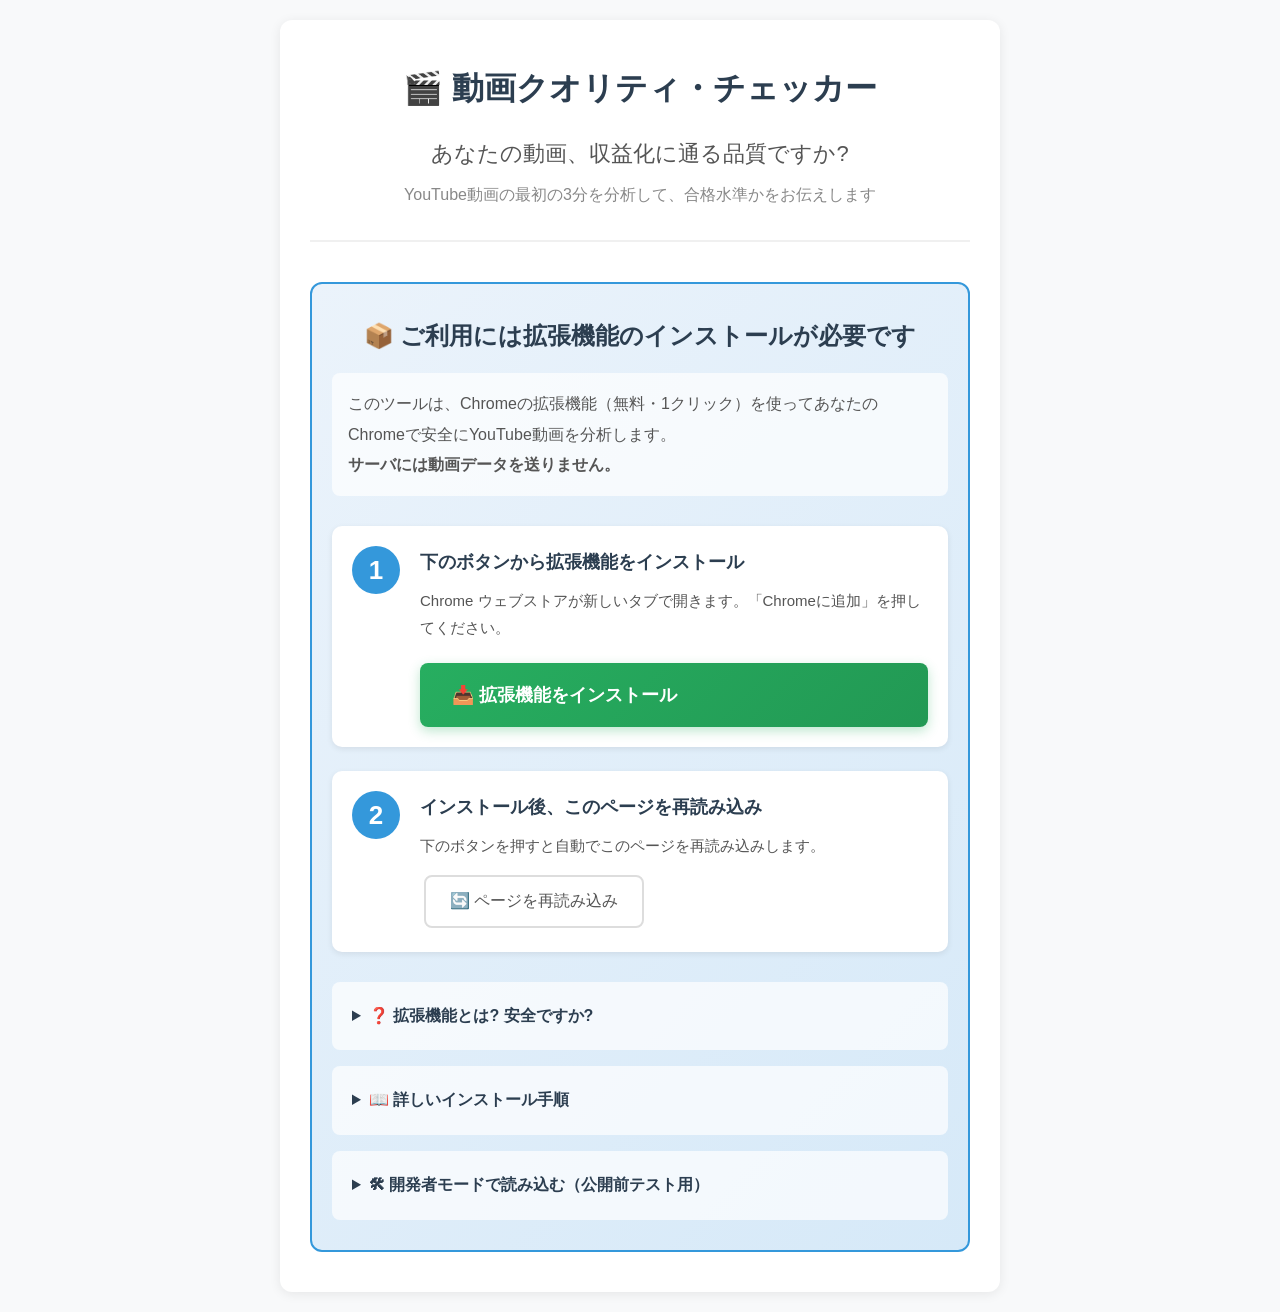
<file: docs/index.html>
<!DOCTYPE html>
<html lang="ja">
<head>
<meta charset="UTF-8">
<meta name="viewport" content="width=device-width, initial-scale=1.0">
<meta name="description" content="YouTube動画の最初の180秒を1秒ごとに分析して、収益化審査の合格水準かを5段階で判定する無料Webツール">
<title>動画クオリティ・チェッカー</title>
<link rel="stylesheet" href="style.css?v=2">
</head>
<body>

<div class="container">

  <!-- 共通ヘッダー -->
  <header class="hero">
    <h1>🎬 動画クオリティ・チェッカー</h1>
    <p class="lead">あなたの動画、収益化に通る品質ですか?</p>
    <p class="sub">YouTube動画の最初の3分を分析して、合格水準かをお伝えします</p>
  </header>

  <!-- A. 拡張機能未インストール時の案内画面 -->
  <section id="install-screen" class="screen">
    <div class="install-box">
      <h2>📦 ご利用には拡張機能のインストールが必要です</h2>
      <p class="install-lead">
        このツールは、Chromeの拡張機能（無料・1クリック）を使ってあなたのChromeで安全にYouTube動画を分析します。<br>
        <strong>サーバには動画データを送りません。</strong>
      </p>

      <div class="install-steps">
        <div class="install-step">
          <div class="install-step-num">1</div>
          <div class="install-step-body">
            <h3>下のボタンから拡張機能をインストール</h3>
            <p>Chrome ウェブストアが新しいタブで開きます。「Chromeに追加」を押してください。</p>
            <a id="install-btn" href="#" target="_blank" rel="noopener" class="btn-primary install-btn">
              📥 拡張機能をインストール
            </a>
          </div>
        </div>

        <div class="install-step">
          <div class="install-step-num">2</div>
          <div class="install-step-body">
            <h3>インストール後、このページを再読み込み</h3>
            <p>下のボタンを押すと自動でこのページを再読み込みします。</p>
            <button class="btn-secondary" onclick="location.reload()">🔄 ページを再読み込み</button>
          </div>
        </div>
      </div>

      <details class="install-faq">
        <summary>❓ 拡張機能とは? 安全ですか?</summary>
        <p>
          Chrome拡張機能は、Chromeブラウザに小さな機能を追加する公式の仕組みです。<br>
          このツールの拡張機能は <strong>あなたのChromeでYouTube動画を再生してフレームを測る</strong> ためだけに使われます。<br>
          ・動画データを外部サーバに送ることはありません<br>
          ・あなたのGoogleアカウント情報にもアクセスしません<br>
          ・いつでも Chrome の拡張機能管理画面から削除できます
        </p>
      </details>

      <details class="install-faq">
        <summary>📖 詳しいインストール手順</summary>
        <ol>
          <li>「📥 拡張機能をインストール」ボタンを押す</li>
          <li>Chrome ウェブストアのページが開く</li>
          <li>「Chromeに追加」ボタンを押す</li>
          <li>確認ダイアログで「拡張機能を追加」を押す</li>
          <li>このページに戻って「🔄 ページを再読み込み」を押す</li>
        </ol>
      </details>

      <details class="install-faq">
        <summary>🛠 開発者モードで読み込む（公開前テスト用）</summary>
        <ol>
          <li>Chromeのアドレスバーに <code>chrome://extensions/</code> を入力</li>
          <li>右上の「デベロッパーモード」をオンにする</li>
          <li>「パッケージ化されていない拡張機能を読み込む」をクリック</li>
          <li>このリポジトリの <code>extension/</code> フォルダを選択</li>
          <li>このページに戻って再読み込み</li>
        </ol>
      </details>
    </div>
  </section>

  <!-- B. 入力画面（拡張機能インストール済み） -->
  <section id="input-screen" class="screen">
    <div class="extension-status">
      ✅ 拡張機能インストール済み（v<span id="ext-version">--</span>）
    </div>

    <div class="instruction-box">
      <p class="instruction-text">
        <strong>下のどちらか1つを入力してください</strong>
      </p>
      <p class="instruction-sub">
        ・チャンネル全体を見たい場合 → チャンネルURL（最新動画をチェックします）<br>
        ・特定の動画を見たい場合 → 動画URL
      </p>
    </div>

    <form id="check-form" class="form">
      <div class="field">
        <label for="channel-url">① チャンネルURL</label>
        <input type="url" id="channel-url" name="channel-url"
               placeholder="https://www.youtube.com/@your-channel">
        <p class="hint">※ チャンネルのトップページのURLを貼り付けてください</p>
      </div>

      <div class="or-divider">または</div>

      <div class="field">
        <label for="video-url">② 動画URL</label>
        <input type="url" id="video-url" name="video-url"
               placeholder="https://youtu.be/xxxxxxxx">
        <p class="hint">※ 特定の動画をチェックしたい場合はこちら</p>
      </div>

      <button type="submit" class="btn-primary" id="submit-btn">
        チェックを始める
      </button>

      <p class="note">
        ※ チェックには1〜2分ほどかかります。<br>
        ※ 分析中は新しいタブが自動で開きますが、終了後に自動で閉じます。
      </p>
    </form>

    <footer class="disclaimer">
      <h3>大事なお知らせ</h3>
      <p>
        このチェックは「動画の動き方」だけを見ています。<br>
        ・動画のテンポやリズム<br>
        ・画面の変化のバランス<br>
        ・動きの種類の豊富さ<br>
        <br>
        以下はチェックしていません：<br>
        ・内容の善し悪し ・著作権の問題 ・規約に反する内容<br>
        <br>
        このチェックは目安です。実際の収益化審査の結果を保証するものではありません。
      </p>
      <p style="margin-top: 16px; font-size: 13px;">
        <a href="privacy.html" style="color: #888;">プライバシーポリシー</a>
      </p>
    </footer>
  </section>

  <!-- C. 分析中画面 -->
  <section id="loading-screen" class="screen">
    <div class="loading">
      <h2>⏳ チェック中です</h2>
      <p class="loading-message" id="loading-message">処理を開始しています...</p>
      <div class="progress-bar">
        <div class="progress-fill" id="progress-fill"></div>
      </div>
      <p class="progress-text"><span id="progress-percent">0</span>%</p>
      <p class="loading-note">
        ※ 別タブでYouTube動画を開いて分析しています<br>
        ※ 分析中はそのタブを操作しないでください
      </p>
    </div>
  </section>

  <!-- D. 結果画面 -->
  <section id="result-screen" class="screen">
    <header class="result-header">
      <h2>📊 チェック結果</h2>
      <p class="video-title" id="video-title"></p>
    </header>

    <div class="judgment-box" id="judgment-box">
      <div class="judgment-icon" id="judgment-icon">🟡</div>
      <h3 class="judgment-label" id="judgment-label">もうすぐ合格</h3>
      <div class="total-score">
        <span id="total-score">65</span>
        <span class="of100">／ 100点</span>
      </div>
      <div class="total-bar">
        <div class="total-bar-fill" id="total-bar-fill"></div>
      </div>
      <p class="judgment-message" id="judgment-message"></p>
    </div>

    <h3 class="section-title">📋 5つのチェック項目</h3>
    <div class="score-list" id="score-list"></div>

    <h3 class="section-title" id="advice-title" style="display:none;">🔧 直したほうが良いこと</h3>
    <div class="advice-list" id="advice-list"></div>

    <h3 class="section-title">📈 元データ（参考）</h3>
    <div class="raw-stats" id="raw-stats"></div>

    <div class="action-buttons">
      <button class="btn-secondary" onclick="window.print()">🖨️ 印刷する</button>
      <button class="btn-secondary" onclick="location.hash=''; location.reload();">🔄 もう一度チェックする</button>
    </div>

    <footer class="result-footer">
      <p>
        このチェック結果は、動画の動き方の特徴のみを判定したものです。<br>
        実際の収益化審査の結果を保証するものではありません。
      </p>
    </footer>
  </section>

  <!-- E. エラー画面 -->
  <section id="error-screen" class="screen">
    <div class="error-box">
      <h2>❌ エラーが発生しました</h2>
      <p class="error-message" id="error-message">エラーの内容</p>
      <button class="btn-primary" onclick="location.hash=''; location.reload();">最初からやり直す</button>
    </div>
  </section>

</div>

<script src="app.js?v=2"></script>
</body>
</html>
</file>
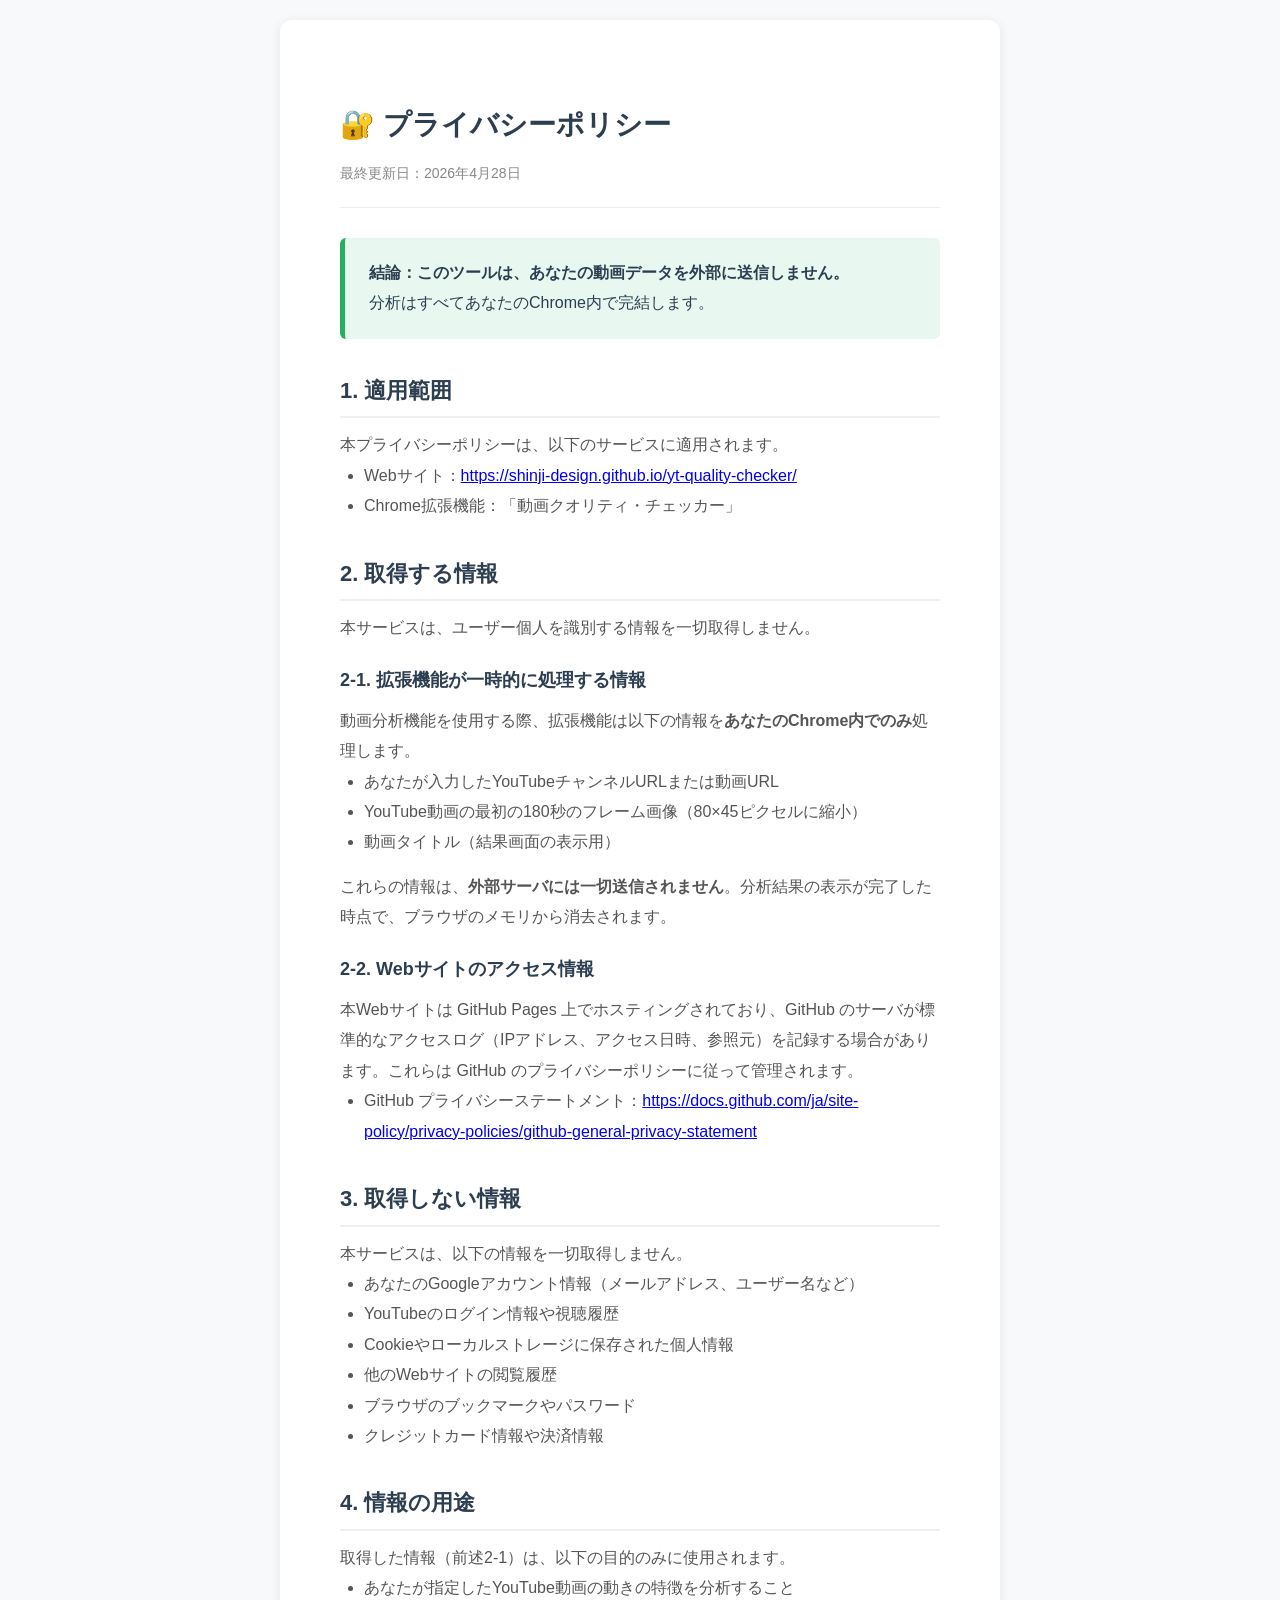
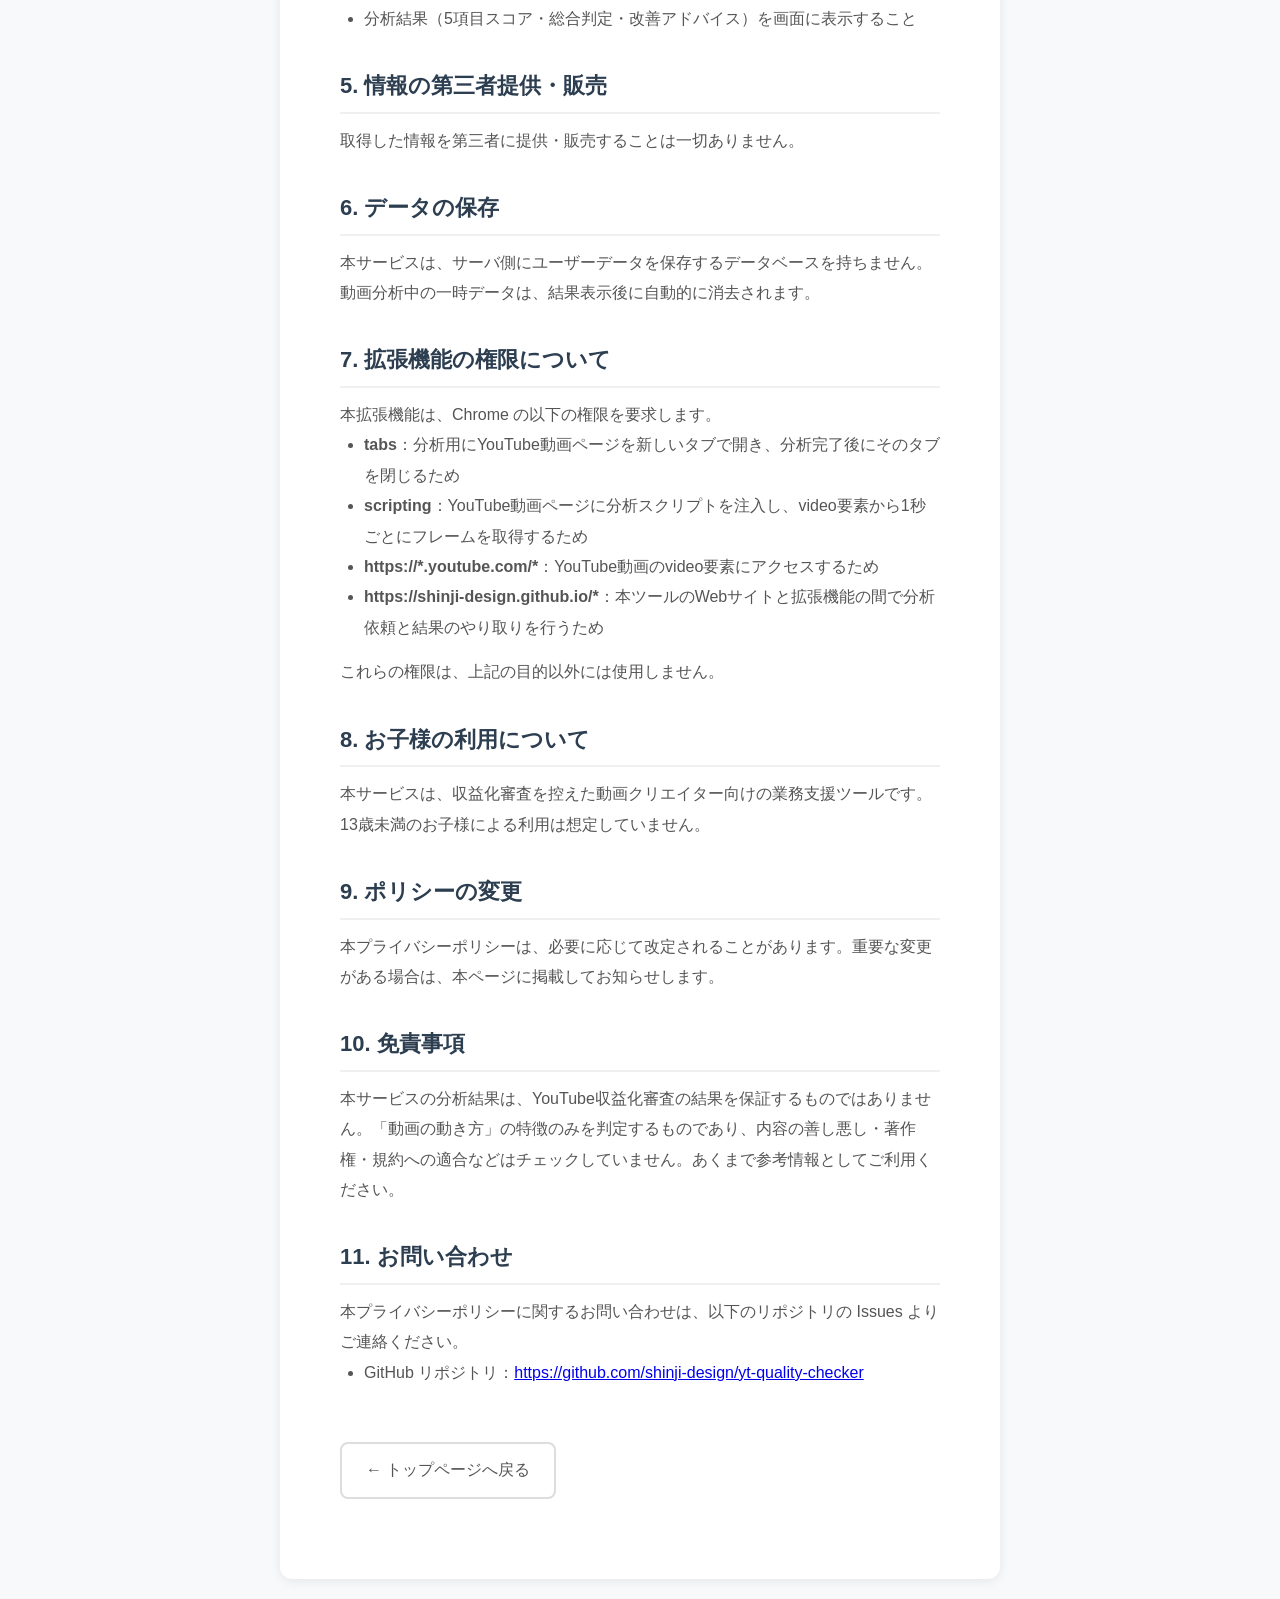
<file: docs/privacy.html>
<!DOCTYPE html>
<html lang="ja">
<head>
<meta charset="UTF-8">
<meta name="viewport" content="width=device-width, initial-scale=1.0">
<title>プライバシーポリシー｜動画クオリティ・チェッカー</title>
<link rel="stylesheet" href="style.css?v=2">
<style>
  .privacy-container { max-width: 720px; margin: 0 auto; padding: 40px 30px; }
  .privacy-container h1 { font-size: 28px; margin-bottom: 10px; color: #2c3e50; }
  .privacy-container .meta { font-size: 14px; color: #888; margin-bottom: 30px; padding-bottom: 20px; border-bottom: 1px solid #eee; }
  .privacy-container h2 { font-size: 22px; margin: 32px 0 12px; color: #2c3e50; padding-bottom: 6px; border-bottom: 2px solid #f0f0f0; }
  .privacy-container h3 { font-size: 18px; margin: 20px 0 10px; color: #2c3e50; }
  .privacy-container p, .privacy-container li { font-size: 16px; line-height: 1.9; color: #555; }
  .privacy-container ul { margin-left: 24px; margin-bottom: 14px; }
  .privacy-container .summary-box { padding: 20px 24px; background: #e8f8f0; border-left: 5px solid #27ae60; border-radius: 6px; margin: 20px 0; }
  .privacy-container .summary-box p { font-size: 16px; color: #2c3e50; }
  .privacy-container .back-link { display: inline-block; margin-top: 40px; padding: 12px 24px; background: white; color: #555; border: 2px solid #ddd; border-radius: 8px; text-decoration: none; font-size: 16px; }
  .privacy-container .back-link:hover { background: #f0f0f0; }
</style>
</head>
<body>

<div class="container">
<div class="privacy-container">

  <h1>🔐 プライバシーポリシー</h1>
  <p class="meta">最終更新日：2026年4月28日</p>

  <div class="summary-box">
    <p>
      <strong>結論：このツールは、あなたの動画データを外部に送信しません。</strong><br>
      分析はすべてあなたのChrome内で完結します。
    </p>
  </div>

  <h2>1. 適用範囲</h2>
  <p>
    本プライバシーポリシーは、以下のサービスに適用されます。
  </p>
  <ul>
    <li>Webサイト：<a href="https://shinji-design.github.io/yt-quality-checker/">https://shinji-design.github.io/yt-quality-checker/</a></li>
    <li>Chrome拡張機能：「動画クオリティ・チェッカー」</li>
  </ul>

  <h2>2. 取得する情報</h2>
  <p>
    本サービスは、ユーザー個人を識別する情報を一切取得しません。
  </p>

  <h3>2-1. 拡張機能が一時的に処理する情報</h3>
  <p>
    動画分析機能を使用する際、拡張機能は以下の情報を<strong>あなたのChrome内でのみ</strong>処理します。
  </p>
  <ul>
    <li>あなたが入力したYouTubeチャンネルURLまたは動画URL</li>
    <li>YouTube動画の最初の180秒のフレーム画像（80×45ピクセルに縮小）</li>
    <li>動画タイトル（結果画面の表示用）</li>
  </ul>
  <p>
    これらの情報は、<strong>外部サーバには一切送信されません</strong>。分析結果の表示が完了した時点で、ブラウザのメモリから消去されます。
  </p>

  <h3>2-2. Webサイトのアクセス情報</h3>
  <p>
    本Webサイトは GitHub Pages 上でホスティングされており、GitHub のサーバが標準的なアクセスログ（IPアドレス、アクセス日時、参照元）を記録する場合があります。これらは GitHub のプライバシーポリシーに従って管理されます。
  </p>
  <ul>
    <li>GitHub プライバシーステートメント：<a href="https://docs.github.com/ja/site-policy/privacy-policies/github-general-privacy-statement" target="_blank" rel="noopener">https://docs.github.com/ja/site-policy/privacy-policies/github-general-privacy-statement</a></li>
  </ul>

  <h2>3. 取得しない情報</h2>
  <p>
    本サービスは、以下の情報を一切取得しません。
  </p>
  <ul>
    <li>あなたのGoogleアカウント情報（メールアドレス、ユーザー名など）</li>
    <li>YouTubeのログイン情報や視聴履歴</li>
    <li>Cookieやローカルストレージに保存された個人情報</li>
    <li>他のWebサイトの閲覧履歴</li>
    <li>ブラウザのブックマークやパスワード</li>
    <li>クレジットカード情報や決済情報</li>
  </ul>

  <h2>4. 情報の用途</h2>
  <p>
    取得した情報（前述2-1）は、以下の目的のみに使用されます。
  </p>
  <ul>
    <li>あなたが指定したYouTube動画の動きの特徴を分析すること</li>
    <li>分析結果（5項目スコア・総合判定・改善アドバイス）を画面に表示すること</li>
  </ul>

  <h2>5. 情報の第三者提供・販売</h2>
  <p>
    取得した情報を第三者に提供・販売することは一切ありません。
  </p>

  <h2>6. データの保存</h2>
  <p>
    本サービスは、サーバ側にユーザーデータを保存するデータベースを持ちません。動画分析中の一時データは、結果表示後に自動的に消去されます。
  </p>

  <h2>7. 拡張機能の権限について</h2>
  <p>
    本拡張機能は、Chrome の以下の権限を要求します。
  </p>
  <ul>
    <li><strong>tabs</strong>：分析用にYouTube動画ページを新しいタブで開き、分析完了後にそのタブを閉じるため</li>
    <li><strong>scripting</strong>：YouTube動画ページに分析スクリプトを注入し、video要素から1秒ごとにフレームを取得するため</li>
    <li><strong>https://*.youtube.com/*</strong>：YouTube動画のvideo要素にアクセスするため</li>
    <li><strong>https://shinji-design.github.io/*</strong>：本ツールのWebサイトと拡張機能の間で分析依頼と結果のやり取りを行うため</li>
  </ul>
  <p>
    これらの権限は、上記の目的以外には使用しません。
  </p>

  <h2>8. お子様の利用について</h2>
  <p>
    本サービスは、収益化審査を控えた動画クリエイター向けの業務支援ツールです。13歳未満のお子様による利用は想定していません。
  </p>

  <h2>9. ポリシーの変更</h2>
  <p>
    本プライバシーポリシーは、必要に応じて改定されることがあります。重要な変更がある場合は、本ページに掲載してお知らせします。
  </p>

  <h2>10. 免責事項</h2>
  <p>
    本サービスの分析結果は、YouTube収益化審査の結果を保証するものではありません。「動画の動き方」の特徴のみを判定するものであり、内容の善し悪し・著作権・規約への適合などはチェックしていません。あくまで参考情報としてご利用ください。
  </p>

  <h2>11. お問い合わせ</h2>
  <p>
    本プライバシーポリシーに関するお問い合わせは、以下のリポジトリの Issues よりご連絡ください。
  </p>
  <ul>
    <li>GitHub リポジトリ：<a href="https://github.com/shinji-design/yt-quality-checker" target="_blank" rel="noopener">https://github.com/shinji-design/yt-quality-checker</a></li>
  </ul>

  <a href="index.html" class="back-link">← トップページへ戻る</a>

</div>
</div>

</body>
</html>
</file>
<file: docs/style.css>
* {
  box-sizing: border-box;
  margin: 0;
  padding: 0;
}

html {
  font-size: 18px;
}

body {
  font-family: -apple-system, "Hiragino Sans", "Yu Gothic", "Meiryo", sans-serif;
  line-height: 1.8;
  color: #333;
  background: #f8f9fa;
  padding: 20px;
}

.container {
  max-width: 720px;
  margin: 0 auto;
  background: white;
  padding: 40px 30px;
  border-radius: 12px;
  box-shadow: 0 2px 12px rgba(0, 0, 0, 0.08);
}

.screen { display: none; }
.screen.active { display: block; }

.hero {
  text-align: center;
  margin-bottom: 40px;
  padding-bottom: 30px;
  border-bottom: 2px solid #f0f0f0;
}

.hero h1 {
  font-size: 32px;
  margin-bottom: 16px;
  color: #2c3e50;
}

.lead {
  font-size: 22px;
  color: #555;
  margin-bottom: 8px;
}

.sub {
  font-size: 16px;
  color: #888;
}

.form { margin-top: 30px; }

.instruction-box {
  padding: 20px 24px;
  margin-bottom: 30px;
  background: #e8f4fd;
  border-left: 5px solid #3498db;
  border-radius: 6px;
}

.instruction-text {
  font-size: 18px;
  color: #2c3e50;
  margin-bottom: 8px;
}

.instruction-sub {
  font-size: 15px;
  color: #555;
  line-height: 1.9;
}

.or-divider {
  text-align: center;
  margin: 24px 0;
  font-size: 18px;
  font-weight: bold;
  color: #888;
  position: relative;
}

.or-divider::before,
.or-divider::after {
  content: "";
  display: inline-block;
  width: 80px;
  height: 1px;
  background: #ccc;
  vertical-align: middle;
  margin: 0 16px;
}

.field { margin-bottom: 28px; }

label {
  display: block;
  font-size: 19px;
  font-weight: bold;
  margin-bottom: 10px;
  color: #2c3e50;
}

input[type="url"] {
  width: 100%;
  padding: 16px;
  font-size: 18px;
  border: 2px solid #ddd;
  border-radius: 8px;
  background: #fafafa;
  transition: border-color 0.2s;
}

input[type="url"]:focus {
  outline: none;
  border-color: #3498db;
  background: white;
}

.hint {
  font-size: 15px;
  color: #888;
  margin-top: 6px;
}

.btn-primary {
  display: block;
  width: 100%;
  padding: 20px;
  font-size: 22px;
  font-weight: bold;
  color: white;
  background: linear-gradient(135deg, #3498db, #2980b9);
  border: none;
  border-radius: 8px;
  cursor: pointer;
  transition: transform 0.1s, box-shadow 0.2s;
  margin-top: 10px;
}

.btn-primary:hover {
  box-shadow: 0 4px 12px rgba(52, 152, 219, 0.3);
}

.btn-primary:active {
  transform: translateY(2px);
}

.btn-primary:disabled {
  background: #bbb;
  cursor: not-allowed;
}

.btn-secondary {
  padding: 14px 24px;
  font-size: 16px;
  background: white;
  color: #555;
  border: 2px solid #ddd;
  border-radius: 8px;
  cursor: pointer;
  margin: 4px;
}

.btn-secondary:hover { background: #f0f0f0; }

.note {
  font-size: 15px;
  color: #888;
  text-align: center;
  margin-top: 16px;
}

.disclaimer {
  margin-top: 50px;
  padding: 24px;
  background: #fffbe6;
  border-left: 4px solid #f39c12;
  border-radius: 6px;
}

.disclaimer h3 {
  font-size: 17px;
  margin-bottom: 10px;
  color: #d35400;
}

.disclaimer p {
  font-size: 14px;
  line-height: 1.9;
  color: #666;
}

.loading {
  text-align: center;
  padding: 60px 20px;
}

.loading h2 {
  font-size: 28px;
  margin-bottom: 20px;
}

.loading-message {
  font-size: 19px;
  color: #555;
  margin-bottom: 30px;
}

.progress-bar {
  width: 100%;
  height: 24px;
  background: #ecf0f1;
  border-radius: 12px;
  overflow: hidden;
  margin: 20px 0 12px;
}

.progress-fill {
  height: 100%;
  background: linear-gradient(90deg, #3498db, #5dade2);
  transition: width 0.5s;
  width: 0%;
}

.progress-text {
  font-size: 22px;
  font-weight: bold;
  color: #3498db;
}

.loading-note {
  margin-top: 30px;
  font-size: 15px;
  color: #888;
  line-height: 2;
}

.result-header { margin-bottom: 30px; }

.result-header h2 {
  font-size: 28px;
  margin-bottom: 12px;
}

.video-title {
  font-size: 16px;
  color: #888;
  padding: 12px;
  background: #f8f9fa;
  border-radius: 6px;
}

.judgment-box {
  text-align: center;
  padding: 40px 20px;
  margin: 30px 0;
  border-radius: 12px;
  background: #f8f9fa;
}

.judgment-box.good { background: #e8f8f0; border: 2px solid #27ae60; }
.judgment-box.near { background: #e8f8f0; border: 2px solid #16a085; }
.judgment-box.border { background: #fef9e7; border: 2px solid #f1c40f; }
.judgment-box.warn { background: #fff3e0; border: 2px solid #e67e22; }
.judgment-box.ng { background: #fdedec; border: 2px solid #e74c3c; }

.judgment-icon {
  font-size: 60px;
  margin-bottom: 12px;
}

.judgment-label {
  font-size: 28px;
  margin-bottom: 24px;
}

.total-score { margin: 20px 0; }

.total-score #total-score {
  font-size: 72px;
  font-weight: bold;
  color: #2c3e50;
}

.of100 {
  font-size: 20px;
  color: #888;
}

.total-bar {
  width: 100%;
  max-width: 400px;
  margin: 20px auto;
  height: 16px;
  background: #ecf0f1;
  border-radius: 8px;
  overflow: hidden;
}

.total-bar-fill {
  height: 100%;
  transition: width 1s;
  background: #3498db;
}

.judgment-message {
  font-size: 18px;
  margin-top: 20px;
  color: #555;
}

.section-title {
  font-size: 22px;
  margin: 40px 0 20px;
  color: #2c3e50;
  padding-bottom: 8px;
  border-bottom: 2px solid #f0f0f0;
}

.score-card {
  padding: 20px;
  margin-bottom: 16px;
  background: white;
  border: 2px solid #f0f0f0;
  border-radius: 8px;
}

.score-card.good { border-color: #27ae60; }
.score-card.near { border-color: #16a085; }
.score-card.border { border-color: #f1c40f; }
.score-card.warn { border-color: #e67e22; }
.score-card.ng { border-color: #e74c3c; }

.score-card-header {
  display: flex;
  justify-content: space-between;
  align-items: center;
  margin-bottom: 12px;
}

.score-card-title {
  font-size: 19px;
  font-weight: bold;
  color: #2c3e50;
}

.score-card-icon { font-size: 28px; }

.score-card-score {
  font-size: 22px;
  font-weight: bold;
}

.score-card-score.good { color: #27ae60; }
.score-card-score.near { color: #16a085; }
.score-card-score.border { color: #f39c12; }
.score-card-score.warn { color: #e67e22; }
.score-card-score.ng { color: #e74c3c; }

.score-card-desc {
  font-size: 16px;
  color: #666;
  line-height: 1.7;
}

.score-bar {
  width: 100%;
  height: 10px;
  background: #ecf0f1;
  border-radius: 5px;
  overflow: hidden;
  margin-top: 12px;
}

.score-bar-fill {
  height: 100%;
  transition: width 1s;
}

.score-bar-fill.good { background: #27ae60; }
.score-bar-fill.near { background: #16a085; }
.score-bar-fill.border { background: #f1c40f; }
.score-bar-fill.warn { background: #e67e22; }
.score-bar-fill.ng { background: #e74c3c; }

.advice-card {
  padding: 24px;
  margin-bottom: 16px;
  background: #fffbe6;
  border-left: 6px solid #f39c12;
  border-radius: 8px;
}

.advice-priority {
  display: inline-block;
  padding: 4px 12px;
  background: #f39c12;
  color: white;
  border-radius: 4px;
  font-size: 14px;
  font-weight: bold;
  margin-bottom: 12px;
}

.advice-title {
  font-size: 20px;
  font-weight: bold;
  margin-bottom: 16px;
  color: #2c3e50;
}

.advice-current,
.advice-target {
  font-size: 16px;
  margin-bottom: 6px;
  color: #555;
}

.advice-target {
  color: #27ae60;
  font-weight: bold;
}

.advice-how {
  margin-top: 16px;
  padding-top: 16px;
  border-top: 1px dashed #ddd;
}

.advice-how-label {
  font-size: 16px;
  font-weight: bold;
  margin-bottom: 8px;
}

.advice-how ul {
  margin-left: 20px;
  font-size: 16px;
  color: #555;
  line-height: 2;
}

.action-buttons {
  text-align: center;
  margin-top: 40px;
}

.result-footer {
  margin-top: 40px;
  padding-top: 24px;
  border-top: 1px solid #eee;
  text-align: center;
}

.result-footer p {
  font-size: 14px;
  color: #888;
  line-height: 2;
}

.error-box {
  text-align: center;
  padding: 60px 20px;
}

.error-box h2 {
  font-size: 28px;
  color: #e74c3c;
  margin-bottom: 20px;
}

.error-message {
  font-size: 18px;
  color: #555;
  margin-bottom: 30px;
  padding: 20px;
  background: #fdedec;
  border-radius: 8px;
}

@media (max-width: 600px) {
  html { font-size: 16px; }
  .container { padding: 20px 16px; }
  .hero h1 { font-size: 26px; }
  .total-score #total-score { font-size: 56px; }
  .judgment-icon { font-size: 48px; }
}

@media print {
  body { background: white; }
  .container { box-shadow: none; }
  .action-buttons, .btn-primary { display: none; }
}

.raw-stats {
  background: #f8f9fa;
  padding: 16px 20px;
  border-radius: 8px;
  font-size: 14px;
  color: #666;
  line-height: 2;
}

.raw-stats a {
  color: #3498db;
}

/* ===== 拡張機能インストール案内画面 ===== */

.install-box {
  padding: 30px 20px;
  background: linear-gradient(135deg, #ebf3fb 0%, #d6e9f8 100%);
  border-radius: 12px;
  border: 2px solid #3498db;
}

.install-box h2 {
  font-size: 24px;
  color: #2c3e50;
  margin-bottom: 16px;
  text-align: center;
}

.install-lead {
  font-size: 16px;
  color: #555;
  line-height: 1.9;
  margin-bottom: 30px;
  padding: 16px;
  background: rgba(255, 255, 255, 0.7);
  border-radius: 8px;
}

.install-steps {
  margin: 30px 0;
}

.install-step {
  display: flex;
  align-items: flex-start;
  margin-bottom: 24px;
  padding: 20px;
  background: white;
  border-radius: 10px;
  box-shadow: 0 2px 6px rgba(0, 0, 0, 0.08);
}

.install-step-num {
  flex-shrink: 0;
  width: 48px;
  height: 48px;
  background: #3498db;
  color: white;
  font-size: 26px;
  font-weight: bold;
  border-radius: 50%;
  display: flex;
  align-items: center;
  justify-content: center;
  margin-right: 20px;
}

.install-step-body {
  flex: 1;
}

.install-step-body h3 {
  font-size: 18px;
  color: #2c3e50;
  margin-bottom: 8px;
}

.install-step-body p {
  font-size: 15px;
  color: #555;
  line-height: 1.8;
  margin-bottom: 12px;
}

.install-btn {
  display: inline-block;
  padding: 16px 32px;
  font-size: 18px;
  font-weight: bold;
  color: white;
  background: linear-gradient(135deg, #27ae60, #229954);
  border: none;
  border-radius: 8px;
  text-decoration: none;
  cursor: pointer;
  box-shadow: 0 4px 12px rgba(39, 174, 96, 0.3);
  transition: transform 0.1s;
}

.install-btn:hover {
  transform: translateY(-2px);
  box-shadow: 0 6px 16px rgba(39, 174, 96, 0.4);
}

.install-faq {
  margin-top: 16px;
  padding: 14px 20px;
  background: rgba(255, 255, 255, 0.7);
  border-radius: 8px;
  font-size: 15px;
  color: #555;
}

.install-faq summary {
  cursor: pointer;
  font-weight: bold;
  color: #2c3e50;
  padding: 6px 0;
  font-size: 16px;
}

.install-faq summary:hover {
  color: #3498db;
}

.install-faq p,
.install-faq ol {
  margin-top: 12px;
  line-height: 1.9;
}

.install-faq ol {
  padding-left: 24px;
}

.install-faq li {
  margin-bottom: 4px;
}

.install-faq code {
  background: #f0f0f0;
  padding: 2px 6px;
  border-radius: 3px;
  font-family: monospace;
  font-size: 14px;
}

/* ===== 拡張機能ステータスバッジ ===== */

.extension-status {
  display: inline-block;
  padding: 6px 14px;
  margin-bottom: 20px;
  font-size: 14px;
  background: #d4edda;
  color: #155724;
  border: 1px solid #c3e6cb;
  border-radius: 16px;
}
</file>
